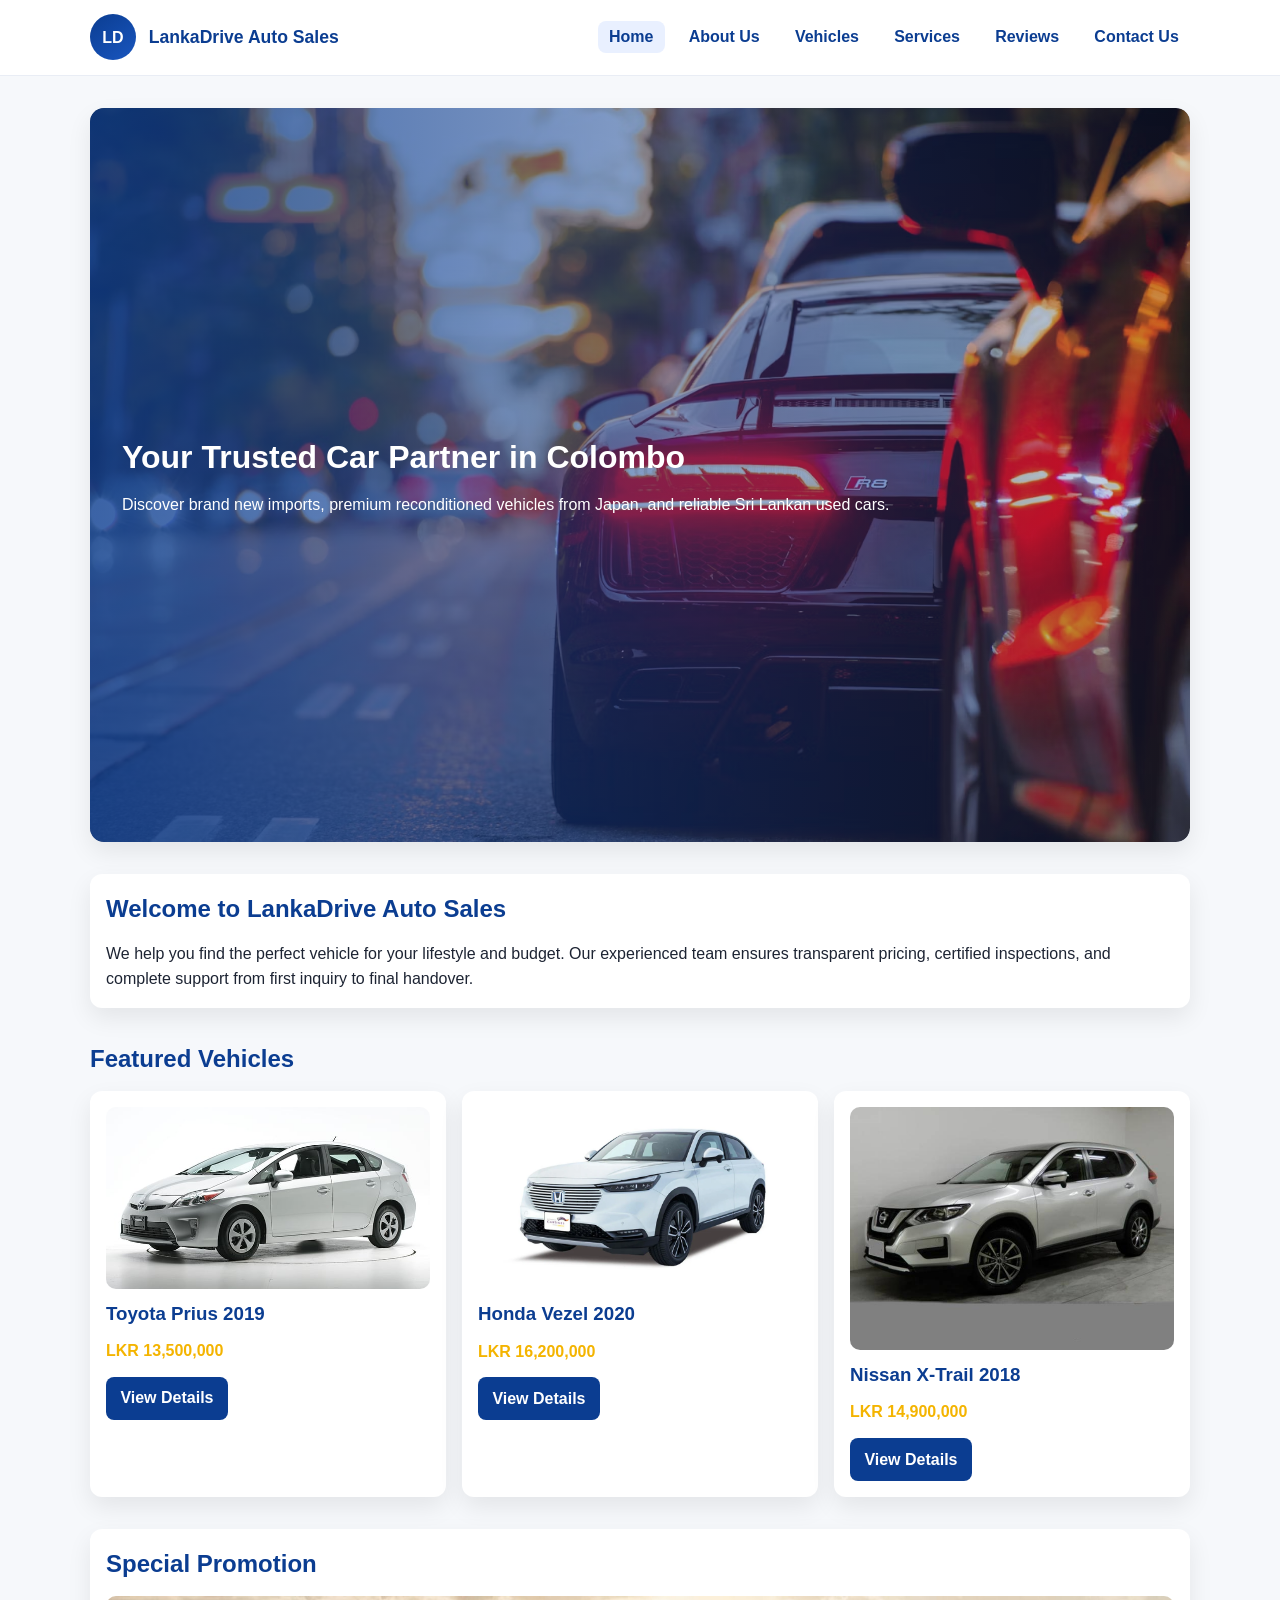
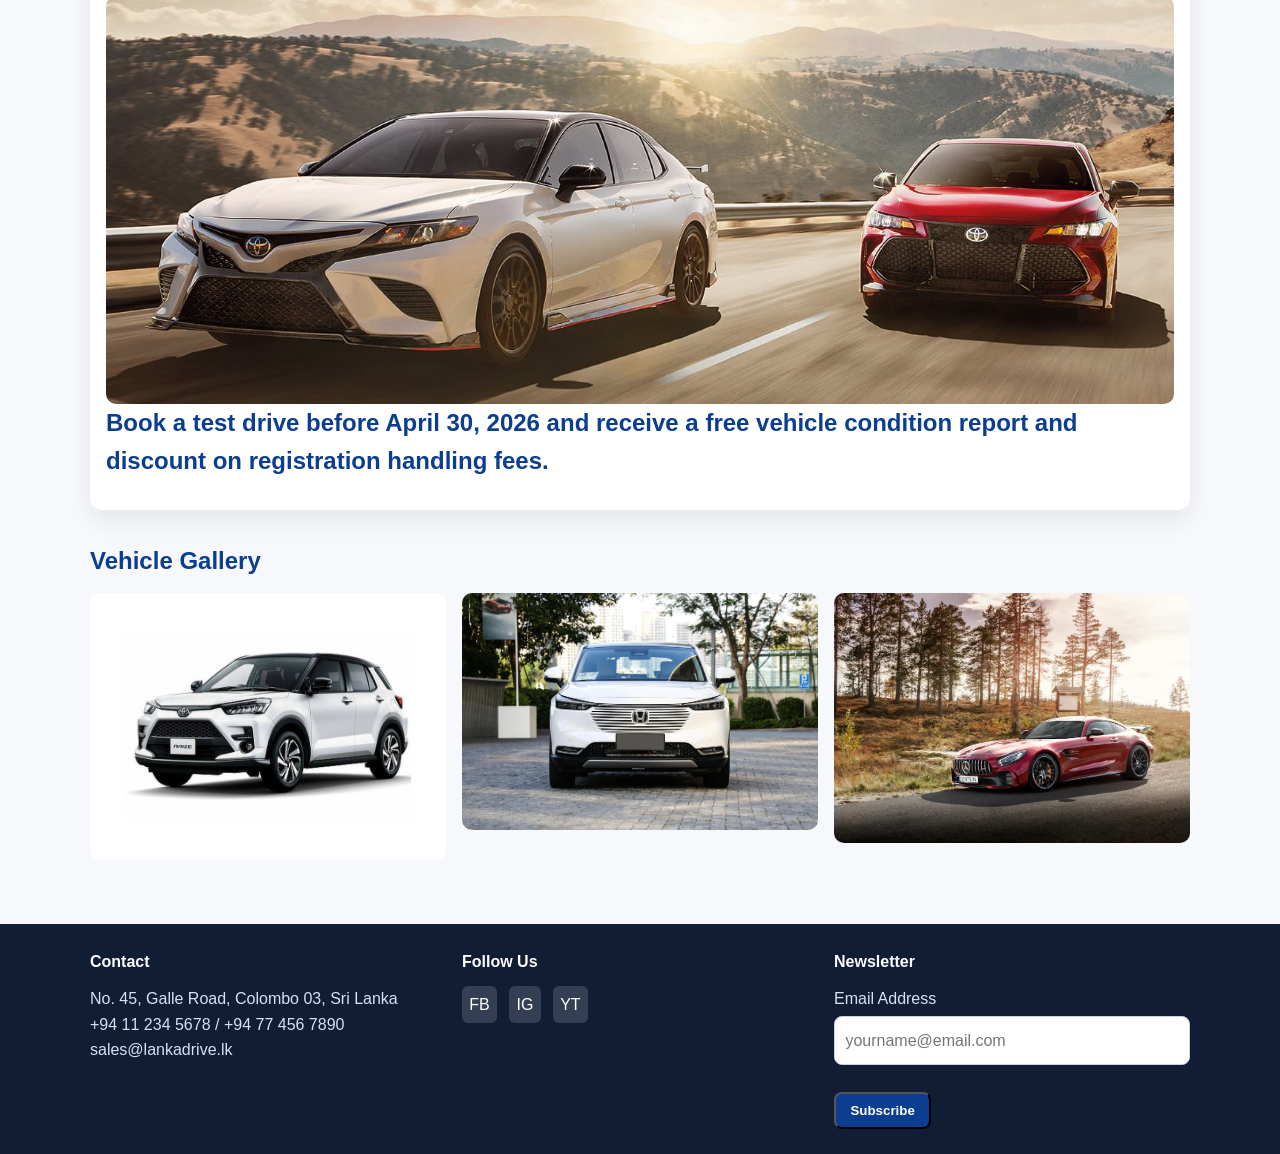
<file: index.html>
<!DOCTYPE html>
<html lang="en">
<head>
  <meta charset="UTF-8">
  <meta name="viewport" content="width=device-width, initial-scale=1.0">
  <title>LankaDrive Auto Sales | Home</title>
  <link rel="stylesheet" href="css/styles.css">
</head>
<body>
  <header>
    <div class="container header-wrap">
      <div class="brand">
        <div class="logo">LD</div>
        <h1>LankaDrive Auto Sales</h1>
      </div>
      <nav>
        <ul>
          <li><a class="active" href="index.html">Home</a></li>
          <li><a href="pages/about.html">About Us</a></li>
          <li><a href="pages/vehicles.html">Vehicles</a></li>
          <li><a href="pages/services.html">Services</a></li>
          <li><a href="pages/reviews.html">Reviews</a></li>
          <li><a href="pages/contact.html">Contact Us</a></li>
        </ul>
      </nav>
    </div>
  </header>

  <main class="container">
    <section class="hero">
      <img src="images/image1.avif" alt="LankaDrive featured showroom vehicles">

      
      <div class="hero-content">
        <h2>Your Trusted Car Partner in Colombo</h2>
        <p>Discover brand new imports, premium reconditioned vehicles from Japan, and reliable Sri Lankan used cars.</p>
      </div>
    </section>

    <section class="section card">
      <h2>Welcome to LankaDrive Auto Sales</h2>
      <p>We help you find the perfect vehicle for your lifestyle and budget. Our experienced team ensures transparent pricing, certified inspections, and complete support from first inquiry to final handover.</p>
    </section>

    <section class="section">
      <h2>Featured Vehicles</h2>
      <div class="grid grid-3">
        <article class="card">
          <img src="images/Toyota-Prius.jpeg" alt="Toyota Prius">
          <h3>Toyota Prius 2019</h3>
          <p class="badge">LKR 13,500,000</p>
          <a class="btn" href="pages/vehicles.html">View Details</a>
        </article>
        <article class="card">
          <img src="images/HondaVezzel.webp" alt="Honda Vezel">
          <h3>Honda Vezel 2020</h3>
          <p class="badge">LKR 16,200,000</p>
          <a class="btn" href="pages/vehicles.html">View Details</a>
        </article>
        <article class="card">
          <img src="images/Nissan-X-Trail-2018.jpg" alt="Nissan X-Trail">
          <h3>Nissan X-Trail 2018</h3>
          <p class="badge">LKR 14,900,000</p>
          <a class="btn" href="pages/vehicles.html">View Details</a>
        </article>
      </div>
    </section>

    <section class="section card">
      <h2>Special Promotion</h2>
      <img src="images/sedanTypes.jpg" alt="Nissan X-Trail">
      <h2>Book a test drive before <strong>April 30, 2026</strong> and receive a free vehicle condition report and discount on registration handling fees.</h2>
    </section>

    <section class="section">
      <h2>Vehicle Gallery</h2>
      <div class="grid grid-3">
        <img src="images/raize.jpg" alt="Sedan lineup">
        <img src="images/Honda-Vezel-25.webp" alt="SUV lineup">
        <img src="images/Benz.avif" alt="HutchBack">
      </div>
    </section>
  </main>

  <footer>
    <div class="container footer-wrap">
      <section>
        <h4>Contact</h4>
        <p>No. 45, Galle Road, Colombo 03, Sri Lanka</p>
        <p>+94 11 234 5678 / +94 77 456 7890</p>
        <p>sales@lankadrive.lk</p>
      </section>
      <section>
        <h4>Follow Us</h4>
        <div class="social">
          <a href="#" aria-label="Facebook">FB</a>
          <a href="#" aria-label="Instagram">IG</a>
          <a href="#" aria-label="YouTube">YT</a>
        </div>
      </section>
      <section>
        <h4>Newsletter</h4>
        <form>
          <label for="newsletter-home">Email Address</label>
          <input id="newsletter-home" type="email" placeholder="yourname@email.com">
          <button class="btn" type="submit">Subscribe</button>
        </form>
      </section>
    </div>
  </footer>
</body>
</html>
</file>
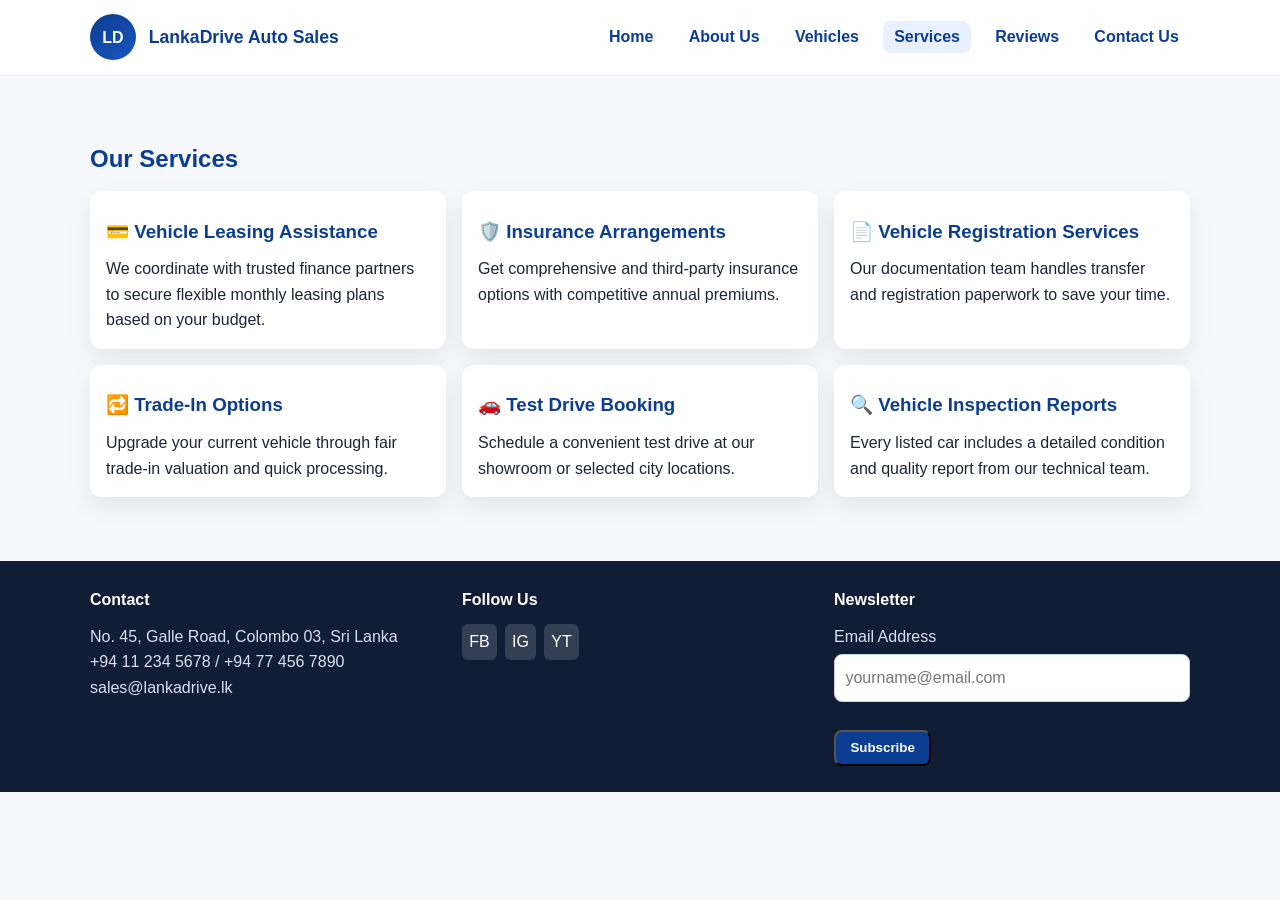
<file: pages/services.html>
<!DOCTYPE html>
<html lang="en">
<head>
  <meta charset="UTF-8">
  <meta name="viewport" content="width=device-width, initial-scale=1.0">
  <title>LankaDrive Auto Sales | Services</title>
  <link rel="stylesheet" href="../css/styles.css">
</head>
<body>
  <header>
    <div class="container header-wrap">
      <div class="brand"><div class="logo">LD</div><h1>LankaDrive Auto Sales</h1></div>
      <nav><ul><li><a href="../index.html">Home</a></li><li><a href="about.html">About Us</a></li><li><a href="vehicles.html">Vehicles</a></li><li><a class="active" href="services.html">Services</a></li><li><a href="reviews.html">Reviews</a></li><li><a href="contact.html">Contact Us</a></li></ul></nav>
    </div>
  </header>

  <main class="container">
    <section class="section">
      <h2>Our Services</h2>
      <div class="grid grid-2">
        <article class="card"><h3>💳 Vehicle Leasing Assistance</h3><p>We coordinate with trusted finance partners to secure flexible monthly leasing plans based on your budget.</p></article>
        <article class="card"><h3>🛡️ Insurance Arrangements</h3><p>Get comprehensive and third-party insurance options with competitive annual premiums.</p></article>
        <article class="card"><h3>📄 Vehicle Registration Services</h3><p>Our documentation team handles transfer and registration paperwork to save your time.</p></article>
        <article class="card"><h3>🔁 Trade-In Options</h3><p>Upgrade your current vehicle through fair trade-in valuation and quick processing.</p></article>
        <article class="card"><h3>🚗 Test Drive Booking</h3><p>Schedule a convenient test drive at our showroom or selected city locations.</p></article>
        <article class="card"><h3>🔍 Vehicle Inspection Reports</h3><p>Every listed car includes a detailed condition and quality report from our technical team.</p></article>
      </div>
    </section>
  </main>

  <footer>
    <div class="container footer-wrap">
      <section><h4>Contact</h4><p>No. 45, Galle Road, Colombo 03, Sri Lanka</p><p>+94 11 234 5678 / +94 77 456 7890</p><p>sales@lankadrive.lk</p></section>
      <section><h4>Follow Us</h4><div class="social"><a href="#">FB</a><a href="#">IG</a><a href="#">YT</a></div></section>
      <section><h4>Newsletter</h4><form><label for="newsletter-services">Email Address</label><input id="newsletter-services" type="email" placeholder="yourname@email.com"><button class="btn" type="submit">Subscribe</button></form></section>
    </div>
  </footer>
</body>
</html>
</file>
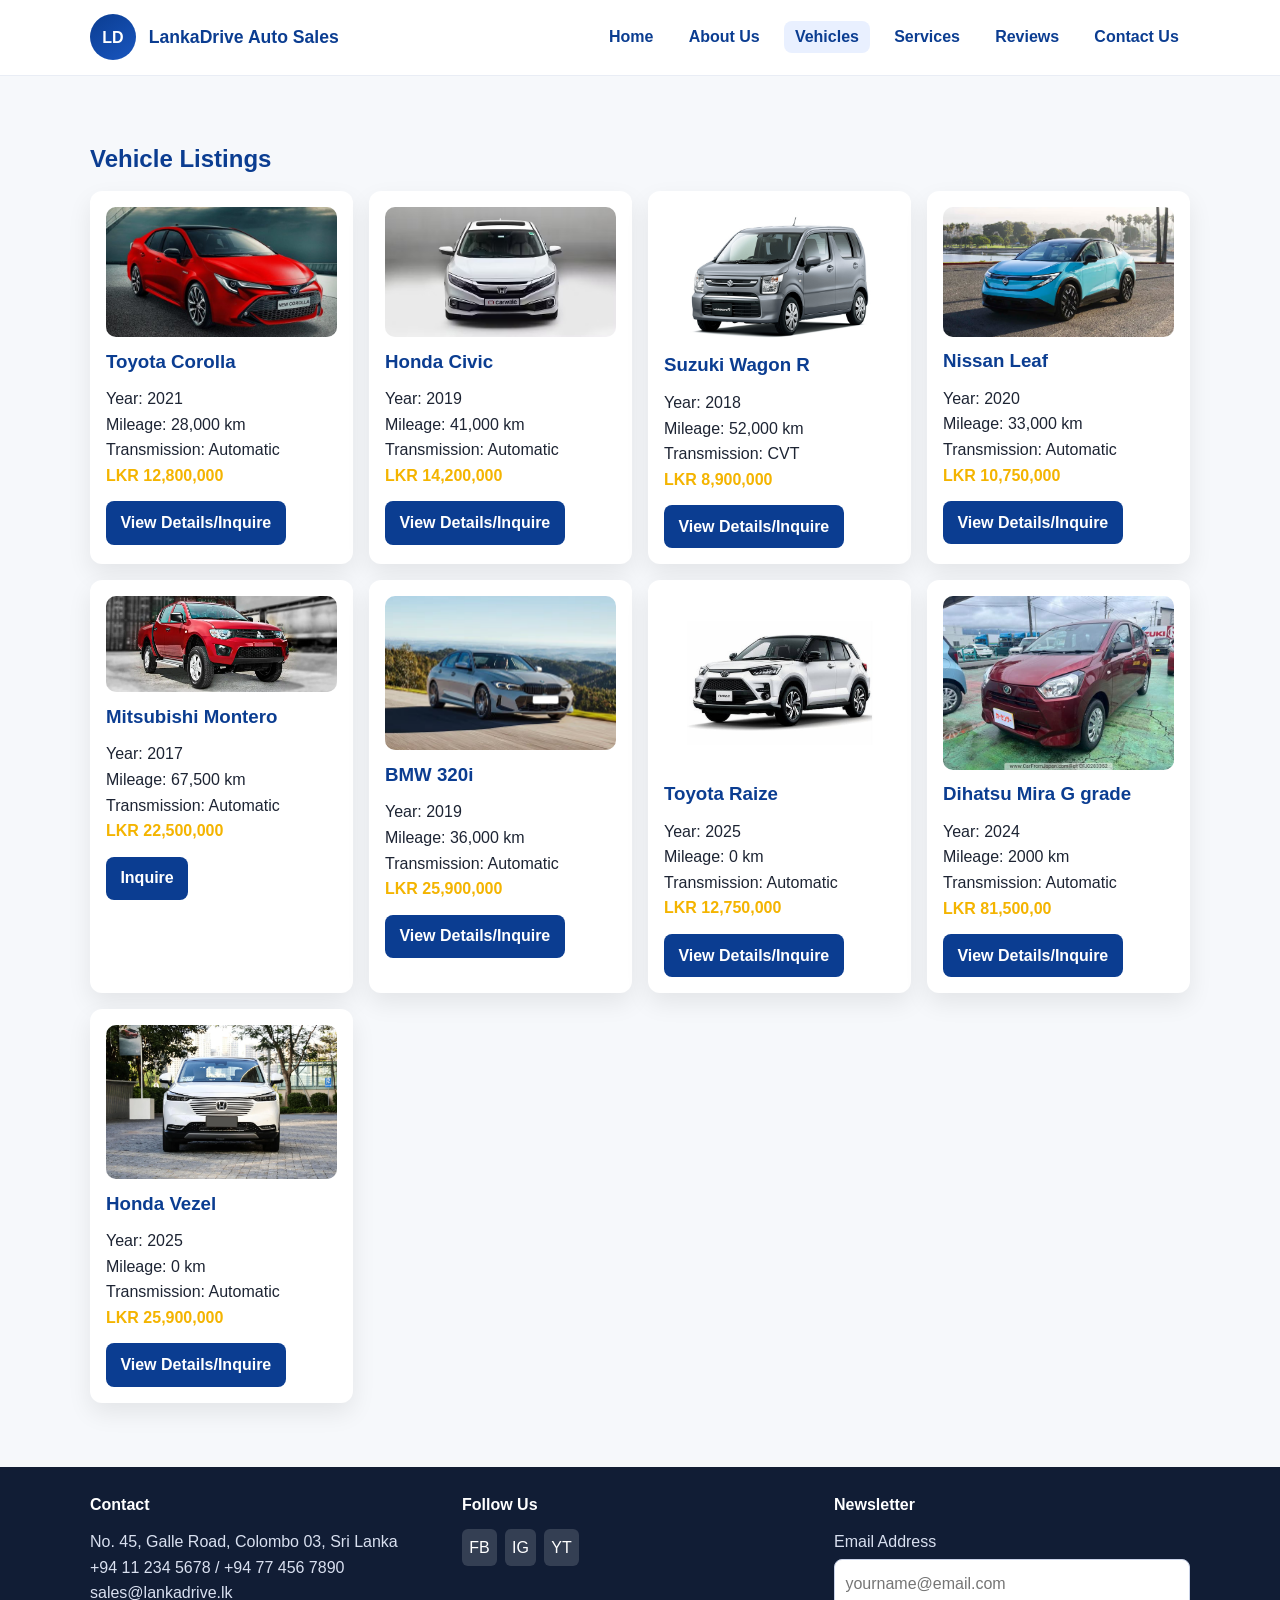
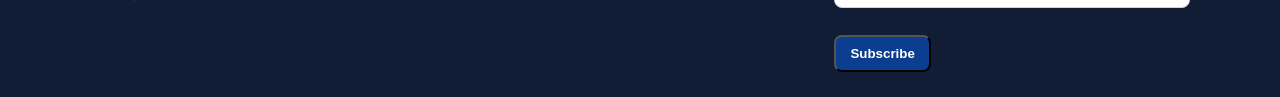
<file: pages/vehicles.html>
<!DOCTYPE html>
<html lang="en">
<head>
  <meta charset="UTF-8">
  <meta name="viewport" content="width=device-width, initial-scale=1.0">
  <title>LankaDrive Auto Sales | Vehicles</title>
  <link rel="stylesheet" href="../css/styles.css">
</head>
<body>
  <header>
    <div class="container header-wrap">
      <div class="brand"><div class="logo">LD</div><h1>LankaDrive Auto Sales</h1></div>
      <nav>
        <ul>
          <li><a href="../index.html">Home</a></li>
          <li><a href="about.html">About Us</a></li>
          <li><a class="active" href="vehicles.html">Vehicles</a></li>
          <li><a href="services.html">Services</a></li>
          <li><a href="reviews.html">Reviews</a></li>
          <li><a href="contact.html">Contact Us</a></li>
        </ul>
      </nav>
    </div>
  </header>

  <main class="container">
    <section class="section">
      <h2>Vehicle Listings</h2>
      <div class="grid grid-3">
        <article class="card"><img src="../images/2021_Toyota_Corolla.jpg" alt="Toyota Corolla"><h3>Toyota Corolla</h3><p>Year: 2021</p><p>Mileage: 28,000 km</p><p>Transmission: Automatic</p><p class="badge">LKR 12,800,000</p><a class="btn" href="contact.html">View Details/Inquire</a></article>
        <article class="card"><img src="../images/Honda_Civic.avif" alt="Honda Civic"><h3>Honda Civic</h3><p>Year: 2019</p><p>Mileage: 41,000 km</p><p>Transmission: Automatic</p><p class="badge">LKR 14,200,000</p><a class="btn" href="contact.html">View Details/Inquire</a></article>
        <article class="card"><img src="../images/wagonR.jpg" alt="Suzuki Wagon R"><h3>Suzuki Wagon R</h3><p>Year: 2018</p><p>Mileage: 52,000 km</p><p>Transmission: CVT</p><p class="badge">LKR 8,900,000</p><a class="btn" href="contact.html">View Details/Inquire</a></article>
        <article class="card"><img src="../images/Nissan-leaf.avif" alt="Nissan Leaf"><h3>Nissan Leaf</h3><p>Year: 2020</p><p>Mileage: 33,000 km</p><p>Transmission: Automatic</p><p class="badge">LKR 10,750,000</p><a class="btn" href="contact.html">View Details/Inquire</a></article>
        <article class="card"><img src="../images/Mitsubishi.webp" alt="Mitsubishi Montero"><h3>Mitsubishi Montero</h3><p>Year: 2017</p><p>Mileage: 67,500 km</p><p>Transmission: Automatic</p><p class="badge">LKR 22,500,000</p><a class="btn" href="contact.html">Inquire</a></article>
        <article class="card"><img src="../images/BMW.avif" alt="BMW 320i"><h3>BMW 320i</h3><p>Year: 2019</p><p>Mileage: 36,000 km</p><p>Transmission: Automatic</p><p class="badge">LKR 25,900,000</p><a class="btn" href="contact.html">View Details/Inquire</a></article>
         <article class="card"><img src="../images/raize.jpg" alt="Toyota Raize"><h3>Toyota Raize</h3><p>Year: 2025</p><p>Mileage: 0 km</p><p>Transmission: Automatic</p><p class="badge">LKR 12,750,000</p><a class="btn" href="contact.html">View Details/Inquire</a></article>
        <article class="card"><img src="../images/mira.jpeg" alt="Dihatsu Mira"><h3>Dihatsu Mira G grade</h3><p>Year: 2024</p><p>Mileage: 2000 km</p><p>Transmission: Automatic</p><p class="badge">LKR 81,500,00</p><a class="btn" href="contact.html">View Details/Inquire</a></article>
        <article class="card"><img src="../images/Honda-Vezel-25.webp" alt="Honda Vezel"><h3>Honda Vezel</h3><p>Year: 2025</p><p>Mileage: 0 km</p><p>Transmission: Automatic</p><p class="badge">LKR 25,900,000</p><a class="btn" href="contact.html">View Details/Inquire</a></article>
      </div>
    </section>
  </main>

  <footer>
    <div class="container footer-wrap">
      <section><h4>Contact</h4><p>No. 45, Galle Road, Colombo 03, Sri Lanka</p><p>+94 11 234 5678 / +94 77 456 7890</p><p>sales@lankadrive.lk</p></section>
      <section><h4>Follow Us</h4><div class="social"><a href="#">FB</a><a href="#">IG</a><a href="#">YT</a></div></section>
      <section><h4>Newsletter</h4><form><label for="newsletter-vehicles">Email Address</label><input id="newsletter-vehicles" type="email" placeholder="yourname@email.com"><button class="btn" type="submit">Subscribe</button></form></section>
    </div>
  </footer>
</body>
</html>
</file>
<file: css/styles.css>
:root {
  --primary: #0b3d91;
  --secondary: #f4b400;
  --bg: #f6f8fb;
  --text: #1d2433;
  --muted: #697386;
  --white: #ffffff;
  --card-shadow: 0 10px 25px rgba(0, 0, 0, 0.08);
}

* {
  box-sizing: border-box;
  margin: 0;
  padding: 0;
}

body {
  font-family: Arial, Helvetica, sans-serif;
  color: var(--text);
  background: var(--bg);
  line-height: 1.6;
}

img {
  max-width: 100%;
  display: block;
  border-radius: 10px;
}

a {
  text-decoration: none;
  color: inherit;
}

.container {
  width: min(1100px, 92%);
  margin: 0 auto;
}

header {
  background: var(--white);
  border-bottom: 1px solid #e9edf5;
  position: sticky;
  top: 0;
  z-index: 20;
}

.header-wrap {
  display: flex;
  justify-content: space-between;
  align-items: center;
  gap: 1rem;
  padding: 0.9rem 0;
}

.brand {
  display: flex;
  align-items: center;
  gap: 0.8rem;
}

.logo {
  width: 46px;
  height: 46px;
  border-radius: 50%;
  display: grid;
  place-items: center;
  color: var(--white);
  background: linear-gradient(145deg, var(--primary), #1956bf);
  font-weight: bold;
}

.brand h1 {
  font-size: 1.1rem;
  color: var(--primary);
}

nav ul {
  display: flex;
  list-style: none;
  gap: 0.8rem;
  flex-wrap: wrap;
}

nav a {
  padding: 0.45rem 0.7rem;
  border-radius: 8px;
  font-weight: 600;
  color: var(--primary);
}

nav a:hover,
nav a.active {
  background: #e9f0ff;
}

main {
  padding: 2rem 0;
}

.hero {
  position: relative;
  overflow: hidden;
  border-radius: 14px;
  box-shadow: var(--card-shadow);
}

.hero img {
  width: 100%;
  min-height: 320px;
  object-fit: cover;
  border-radius: 14px;
}

.hero-content {
  position: absolute;
  inset: 0;
  background: linear-gradient(to right, rgba(11, 61, 145, 0.8), rgba(11, 61, 145, 0.2));
  color: var(--white);
  display: flex;
  flex-direction: column;
  justify-content: center;
  padding: 2rem;
}

.hero-content h2 {
  font-size: 2rem;
  margin-bottom: 0.6rem;
}

.section {
  margin-top: 2rem;
}

.section h2,
.section h3 {
  color: var(--primary);
  margin-bottom: 0.8rem;
}

.grid {
  display: grid;
  gap: 1rem;
}

.grid-3 {
  grid-template-columns: repeat(auto-fit, minmax(220px, 1fr));
}

.grid-2 {
  grid-template-columns: repeat(auto-fit, minmax(280px, 1fr));
}

.card {
  background: var(--white);
  border-radius: 12px;
  padding: 1rem;
  box-shadow: var(--card-shadow);
}

.card h3 {
  margin: 0.6rem 0;
}

.badge {
  color: var(--secondary);
  font-weight: 700;
}

.btn {
  display: inline-block;
  margin-top: 0.8rem;
  background: var(--primary);
  color: var(--white);
  padding: 0.55rem 0.9rem;
  border-radius: 8px;
  font-weight: 600;
}

.btn:hover {
  background: #072e72;
}

.list {
  margin-left: 1rem;
}

.list li {
  margin-bottom: 0.5rem;
}

.stars {
  color: #f5a623;
  font-size: 1.1rem;
}

footer {
  margin-top: 2rem;
  background: #111d35;
  color: #d9e0f0;
}

.footer-wrap {
  padding: 1.6rem 0;
  display: grid;
  grid-template-columns: repeat(auto-fit, minmax(230px, 1fr));
  gap: 1rem;
}

footer h4 {
  color: #fff;
  margin-bottom: 0.7rem;
}

.social a {
  display: inline-block;
  margin-right: 0.5rem;
  color: #fff;
  background: rgba(255, 255, 255, 0.15);
  padding: 0.35rem 0.45rem;
  border-radius: 6px;
}

input,
select,
textarea {
  width: 100%;
  padding: 0.65rem;
  margin-top: 0.3rem;
  margin-bottom: 0.9rem;
  border: 1px solid #c9d2e7;
  border-radius: 8px;
  font: inherit;
}

.inline {
  display: flex;
  align-items: center;
  gap: 0.4rem;
  margin-bottom: 0.7rem;
}

.inline input[type="radio"],
.inline input[type="checkbox"] {
  width: auto;
  margin: 0;
}

small {
  color: var(--muted);
}

@media (max-width: 768px) {
  .header-wrap {
    flex-direction: column;
    align-items: flex-start;
  }

  .hero-content h2 {
    font-size: 1.5rem;
  }
}
</file>
